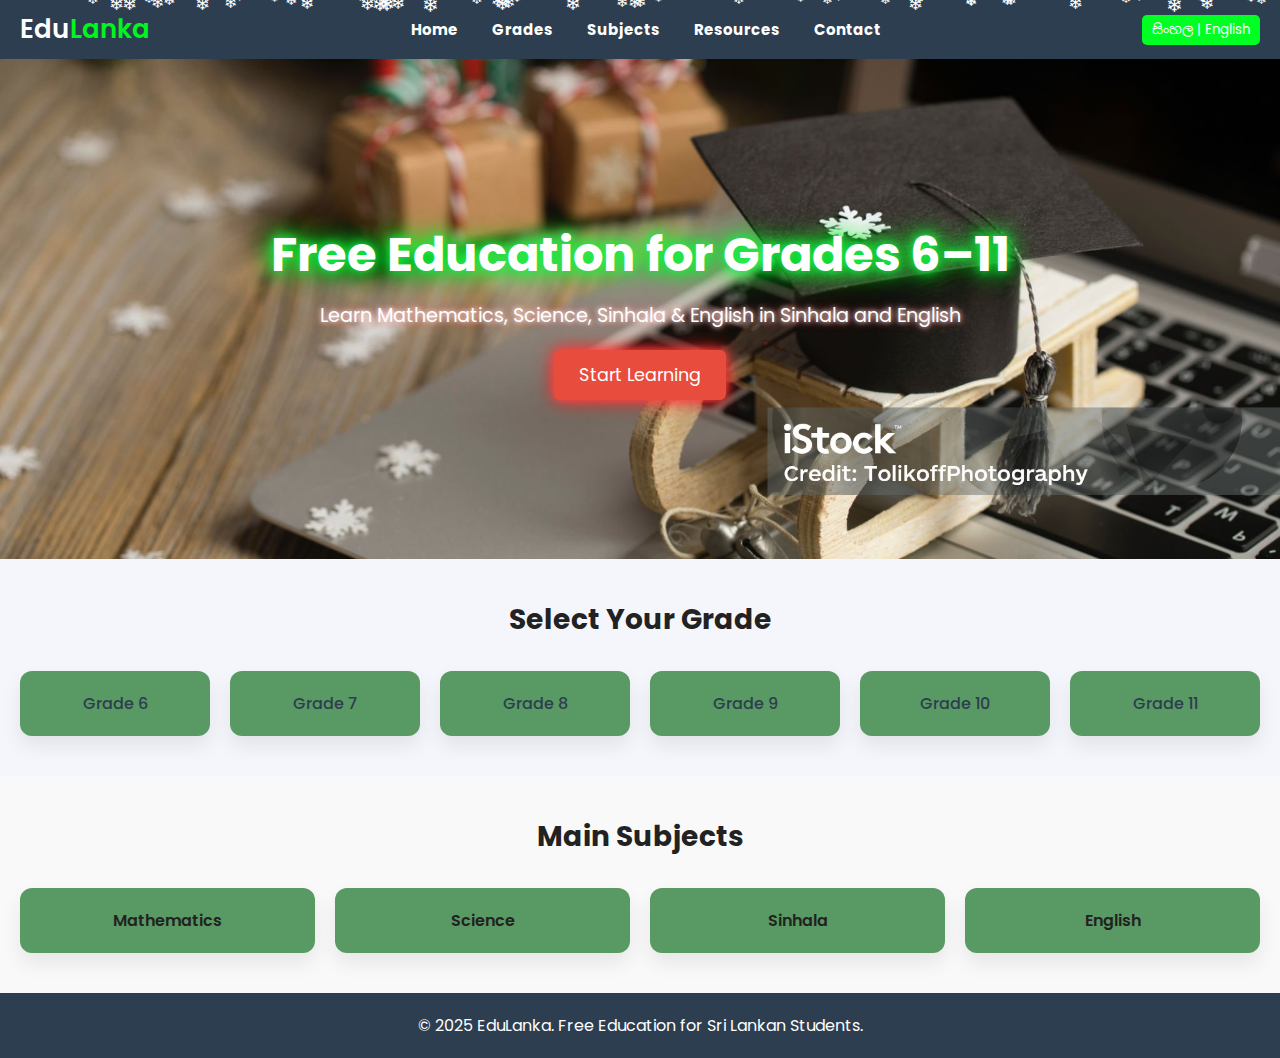
<file: index.html>
<!DOCTYPE html>
<html lang="en">
<head>
<meta charset="UTF-8">
<title>EduLanka | Free Learning for Grades 6–11</title>
<meta name="viewport" content="width=device-width, initial-scale=1.0">
<link rel="stylesheet" href="css/style.css">
<link href="https://fonts.googleapis.com/css2?family=Poppins:wght@400;600&family=Noto+Sans+Sinhala:wght@400;600&display=swap" rel="stylesheet">
<style>
/* Hero Section */
.hero {
    background: url('assets/images/home-hero.jpg') no-repeat center center/cover;
    height: 500px;
    display: flex;
    flex-direction: column;
    justify-content: center;
    align-items: center;
    color: #fff;
    text-align: center;
    position: relative;
    overflow: hidden;
}
.hero h1 {
    font-size: 3em;
    margin-bottom: 10px;
    text-shadow: 0 0 10px #17f04d, 0 0 20px #00ff37, 0 0 30px #09ff00;
    animation: glow 2s infinite alternate;
}
.hero p {
    font-size: 1.2em;
    margin-bottom: 20px;
    text-shadow: 0 0 5px #fff, 0 0 10px #ff6666;
}
.hero .btn {
    padding: 12px 25px;
    font-size: 1.1em;
    background-color: #e74c3c;
    color: white;
    text-decoration: none;
    border-radius: 6px;
    box-shadow: 0 0 10px #ff4d4d, 0 0 20px #ff1a1a;
    transition: all 0.3s;
}
.hero .btn:hover {
    background-color: #c0392b;
    box-shadow: 0 0 20px #ff6666, 0 0 30px #ff1a1a;
}

/* Glow Animation */
@keyframes glow {
    from { text-shadow: 0 0 10px #ff4d4d, 0 0 20px #ff1a1a; }
    to { text-shadow: 0 0 20px #ff6666, 0 0 30px #ff1a1a; }
}

/* Snow animation */
.snowflake {
    position: absolute;
    top: -10px;
    color: white;
    font-size: 1em;
    user-select: none;
    z-index: 9999;
    animation-name: fall;
    animation-duration: 10s;
    animation-iteration-count: infinite;
    animation-timing-function: linear;
}
@keyframes fall {
    0% { transform: translateY(0) rotate(0deg); opacity: 1; }
    100% { transform: translateY(600px) rotate(360deg); opacity: 0; }
}

/* Sections */
.section {
    padding: 40px 20px;
    text-align: center;
}
.cards {
    display: flex;
    flex-wrap: wrap;
    justify-content: center;
    gap: 20px;
    margin-top: 20px;
}
.card {
    flex: 1 1 150px;
    background-color: #599963;
    padding: 20px;
    border-radius: 12px;
    font-weight: 600;
    transition: transform 0.3s, background-color 0.3s, box-shadow 0.3s;
}
.card a {
    text-decoration: none;
    color: #2c3e50;
}
.card:hover {
    transform: translateY(-5px);
    background-color: #e0e0e0;
    box-shadow: 0 0 15px #07ff07, 0 0 25px #01ff38;
}
.section.light {
    background-color: #f9f9f9;
}
footer {
    text-align: center;
    padding: 20px;
    background-color: #2c3e50;
    color: white;
}
header {
    display: flex;
    justify-content: space-between;
    align-items: center;
    padding: 10px 20px;
    background-color: #2c3e50;
    color: white;
}
header .logo span {
    color: #00f521;
}
header nav a {
    margin-left: 15px;
    text-decoration: none;
    color: white;
    font-weight: bold;
}
header .lang-btn {
    padding: 5px 10px;
    cursor: pointer;
    background-color: #00ff22;
    border: none;
    border-radius: 5px;
    color: white;
}
@media(max-width:768px){
    .cards { flex-direction: column; }
}
</style>
</head>
<body>

<header>
    <div class="logo">Edu<span>Lanka</span></div>
    <nav>
        <a href="#">Home</a>
        <a href="#grades">Grades</a>
        <a href="#subjects">Subjects</a>
        <a href="#">Resources</a>
        <a href="#">Contact</a>
    </nav>
    <button class="lang-btn">සිංහල | English</button>
</header>

<!-- Hero Section -->
<section class="hero">
    <h1>Free Education for Grades 6–11</h1>
    <p>Learn Mathematics, Science, Sinhala & English in Sinhala and English</p>
    <a href="learn.html" class="btn">Start Learning</a>
</section>

<section id="grades" class="section">
    <h2>Select Your Grade</h2>
    <div class="cards">
        <div class="card"><a href="grades/grade6.html">Grade 6</a></div>
        <div class="card"><a href="grades/grade7.html">Grade 7</a></div>
        <div class="card"><a href="grades/grade8.html">Grade 8</a></div>
        <div class="card"><a href="grades/grade9.html">Grade 9</a></div>
        <div class="card"><a href="grades/grade10.html">Grade 10</a></div>
        <div class="card"><a href="grades/grade11.html">Grade 11</a></div>
    </div>
</section>

<section id="subjects" class="section light">
    <h2>Main Subjects</h2>
    <div class="cards">
        <div class="card">Mathematics</div>
        <div class="card">Science</div>
        <div class="card">Sinhala</div>
        <div class="card">English</div>
    </div>
</section>

<footer>
    <p>© 2025 EduLanka. Free Education for Sri Lankan Students.</p>
</footer>

<!-- Snowflakes Script -->
<script>
// Create snowflakes
for(let i=0; i<50; i++){
    let snow = document.createElement('div');
    snow.className = 'snowflake';
    snow.style.left = Math.random() * window.innerWidth + 'px';
    snow.style.fontSize = (Math.random()*10 + 10) + 'px';
    snow.style.animationDuration = (Math.random()*5 + 5) + 's';
    snow.innerHTML = '❄';
    document.body.appendChild(snow);
}
</script>

</body>
</html>
</file>
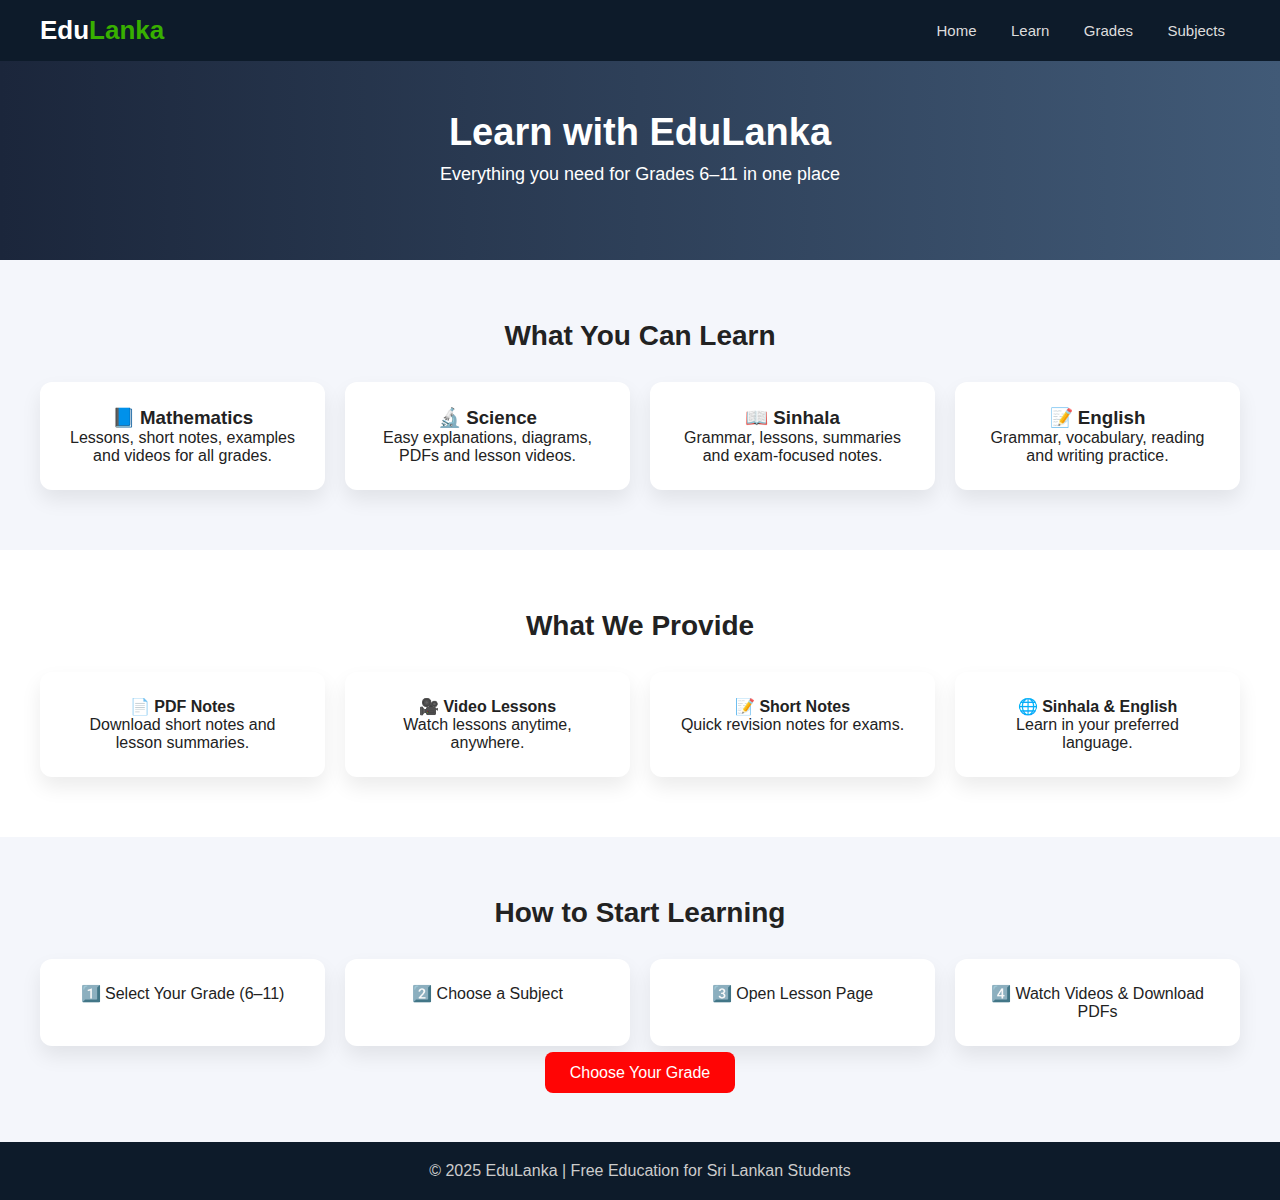
<file: learn.html>
<!DOCTYPE html>
<html lang="en">
<head>
    <meta charset="UTF-8">
    <title>Learn | EduLanka</title>
    <meta name="viewport" content="width=device-width, initial-scale=1.0">
    <link rel="stylesheet" href="css/style.css">
</head>
<body>

<header>
    <div class="logo">Edu<span>Lanka</span></div>
    <nav>
        <a href="index.html">Home</a>
        <a href="learn.html">Learn</a>
        <a href="index.html#grades">Grades</a>
        <a href="index.html#subjects">Subjects</a>
    </nav>
</header>

<section class="hero small">
    <h1>Learn with EduLanka</h1>
    <p>Everything you need for Grades 6–11 in one place</p>
</section>

<section class="section">
    <h2>What You Can Learn</h2>

    <div class="cards">
        <div class="card">
            <h3>📘 Mathematics</h3>
            <p>Lessons, short notes, examples and videos for all grades.</p>
        </div>

        <div class="card">
            <h3>🔬 Science</h3>
            <p>Easy explanations, diagrams, PDFs and lesson videos.</p>
        </div>

        <div class="card">
            <h3>📖 Sinhala</h3>
            <p>Grammar, lessons, summaries and exam-focused notes.</p>
        </div>

        <div class="card">
            <h3>📝 English</h3>
            <p>Grammar, vocabulary, reading and writing practice.</p>
        </div>
    </div>
</section>

<section class="section light">
    <h2>What We Provide</h2>

    <div class="cards">
        <div class="card">
            📄 <strong>PDF Notes</strong><br>
            Download short notes and lesson summaries.
        </div>

        <div class="card">
            🎥 <strong>Video Lessons</strong><br>
            Watch lessons anytime, anywhere.
        </div>

        <div class="card">
            📝 <strong>Short Notes</strong><br>
            Quick revision notes for exams.
        </div>

        <div class="card">
            🌐 <strong>Sinhala & English</strong><br>
            Learn in your preferred language.
        </div>
    </div>
</section>

<section class="section">
    <h2>How to Start Learning</h2>

    <div class="cards">
        <div class="card">1️⃣ Select Your Grade (6–11)</div>
        <div class="card">2️⃣ Choose a Subject</div>
        <div class="card">3️⃣ Open Lesson Page</div>
        <div class="card">4️⃣ Watch Videos & Download PDFs</div>
    </div>

    <br>
    <a href="index.html#grades" class="btn">Choose Your Grade</a>
</section>

<footer>
    <p>© 2025 EduLanka | Free Education for Sri Lankan Students</p>
</footer>

</body>
</html>
</file>
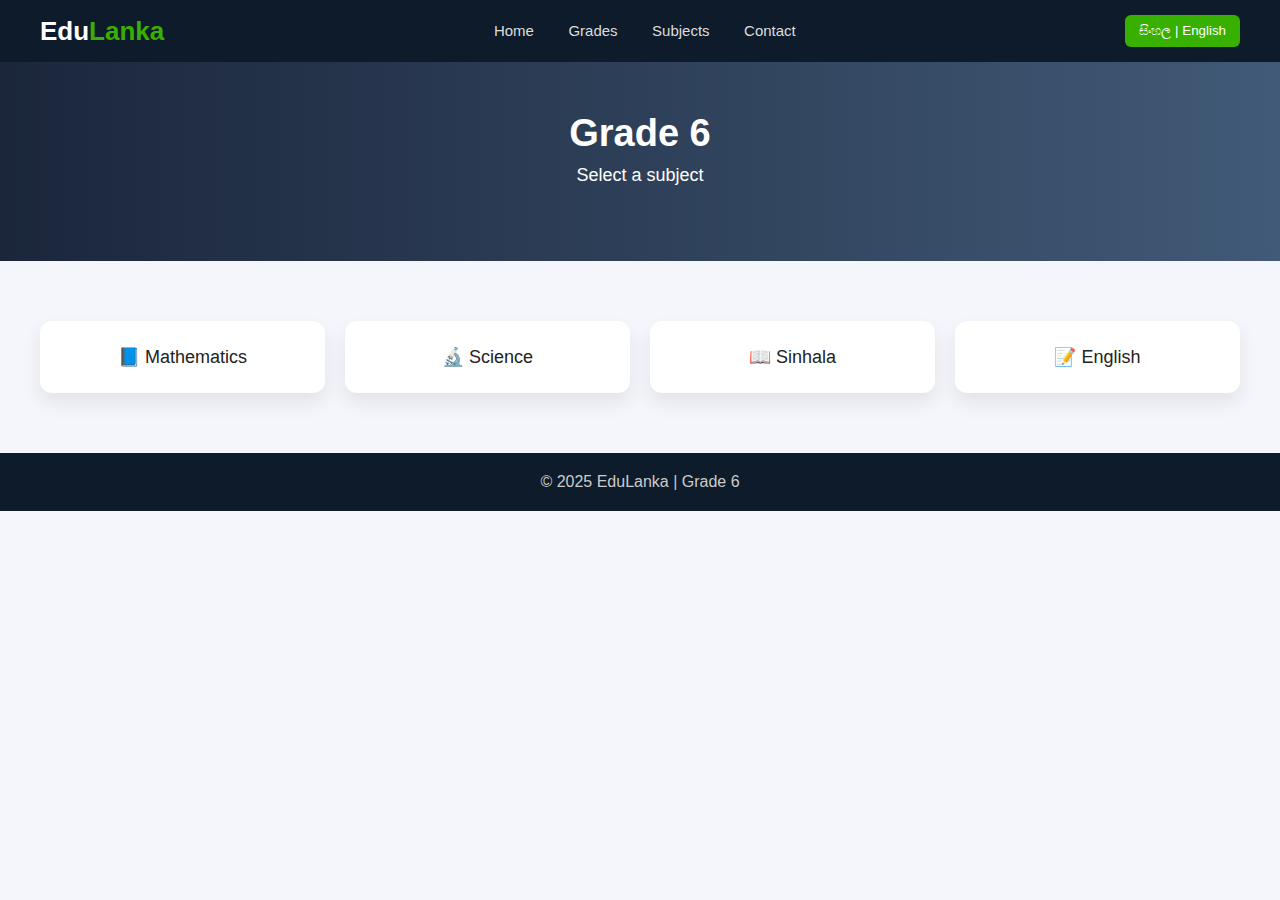
<file: grades/grade10.html>
<!DOCTYPE html>
<html lang="en">
<head>
    <meta charset="UTF-8">
    <title>Grade 6 | EduLanka</title>
    <meta name="viewport" content="width=device-width, initial-scale=1.0">
    <link rel="stylesheet" href="../css/style.css">
</head>
<body>

<header>
    <div class="logo">Edu<span>Lanka</span></div>
    <nav>
        <a href="../index.html">Home</a>
        <a href="#">Grades</a>
        <a href="../index.html#subjects">Subjects</a>
        <a href="#">Contact</a>
    </nav>
    <button class="lang-btn">සිංහල | English</button>
</header>

<section class="hero small">
    <h1>Grade 6</h1>
    <p>Select a subject</p>
</section>

<section class="section">
    <div class="cards">

        <a href="../lessons/grade6-maths.html" class="card link-card">
            📘 Mathematics
        </a>

        <a href="../lessons/grade6-science.html" class="card link-card">
            🔬 Science
        </a>

        <a href="../lessons/grade6-sinhala.html" class="card link-card">
            📖 Sinhala
        </a>

        <a href="../lessons/grade6-english.html" class="card link-card">
            📝 English
        </a>

    </div>
</section>

<footer>
    <p>© 2025 EduLanka | Grade 6</p>
</footer>

</body>
</html>
</file>
<file: css/style.css>
* {margin:0;padding:0;box-sizing:border-box;font-family:'Poppins','Noto Sans Sinhala',sans-serif;}
body{background:#f4f6fb;color:#222;}
header{display:flex;justify-content:space-between;align-items:center;padding:15px 40px;background:#0d1b2a;}
.logo{font-size:26px;font-weight:600;color:#fff;}
.logo span{color:#38b000;}
nav a{margin:0 15px;color:#ddd;text-decoration:none;font-size:15px;}
nav a:hover{color:#fff;}
.lang-btn{background:#38b000;border:none;padding:8px 14px;color:#fff;border-radius:6px;cursor:pointer;}
.hero{text-align:center;padding:80px 20px;background:linear-gradient(to right,#1b263b,#415a77);color:#fff;}
.hero h1{font-size:38px;margin-bottom:10px;}
.hero p{font-size:18px;margin-bottom:25px;}
.btn{background:#ff0505;padding:12px 25px;color:#fff;text-decoration:none;border-radius:8px;}
.section{padding:60px 40px;text-align:center;}
.section.light{background:#fff;}
.section h2{margin-bottom:30px;font-size:28px;}
.cards{display:grid;grid-template-columns:repeat(auto-fit,minmax(150px,1fr));gap:20px;}
.card{background:#fff;padding:25px;border-radius:12px;box-shadow:0 10px 20px rgba(0,0,0,0.08);cursor:pointer;transition:.3s;}
.card:hover{transform:translateY(-6px);}
.card a{text-decoration:none;color:#222;font-weight:500;}
footer{background:#0d1b2a;color:#ccc;text-align:center;padding:20px;}
.hero.small{padding:50px 20px;}
.link-card{text-decoration:none;color:#222;font-size:18px;font-weight:500;}
.link-card:hover{background:#eaf4ff;}
.lesson-resources {
    display: flex;
    flex-wrap: wrap;
    gap: 20px;
    justify-content: center;
    margin-top: 30px;
}

.resource-card {
    background: #fff;
    padding: 20px;
    border-radius: 12px;
    box-shadow: 0 8px 16px rgba(0,0,0,0.1);
    flex: 1 1 300px;
    text-align: center;
}

.resource-card h3 {
    margin-bottom: 15px;
}

.resource-card .btn {
    display: inline-block;
    margin-top: 10px;
}
.lesson-resources {
    display: flex;
    flex-wrap: wrap;
    gap: 20px;
    justify-content: center;
    margin-top: 30px;
}

.resource-card {
    background: #fff;
    padding: 20px;
    border-radius: 12px;
    box-shadow: 0 8px 16px rgba(0,0,0,0.1);
    flex: 1 1 300px;
    text-align: center;
}

.resource-card h3 {margin-bottom: 15px;}
.resource-card .btn {display: inline-block;margin-top: 10px;}
.lesson-resources {
    display: flex;
    flex-wrap: wrap;
    gap: 20px;
    justify-content: center;
    margin-top: 30px;
}

.resource-card {
    background: #fff;
    padding: 20px;
    border-radius: 12px;
    box-shadow: 0 8px 16px rgba(0,0,0,0.1);
    flex: 1 1 300px;
    text-align: center;
}

.resource-card h3 {margin-bottom: 15px;}
.resource-card .btn {display: inline-block;margin-top: 10px;}

.lesson-grid{
  display:grid;
  grid-template-columns:repeat(auto-fit,minmax(250px,1fr));
  gap:25px;
  margin-top:30px;
}

.resource-card{
  background:#fff;
  padding:25px;
  border-radius:14px;
  box-shadow:0 10px 20px rgba(0,0,0,.1);
  text-align:center;
}

.resource-card video{
  width:100%;
  margin-top:15px;
  border-radius:10px;
}
</file>
